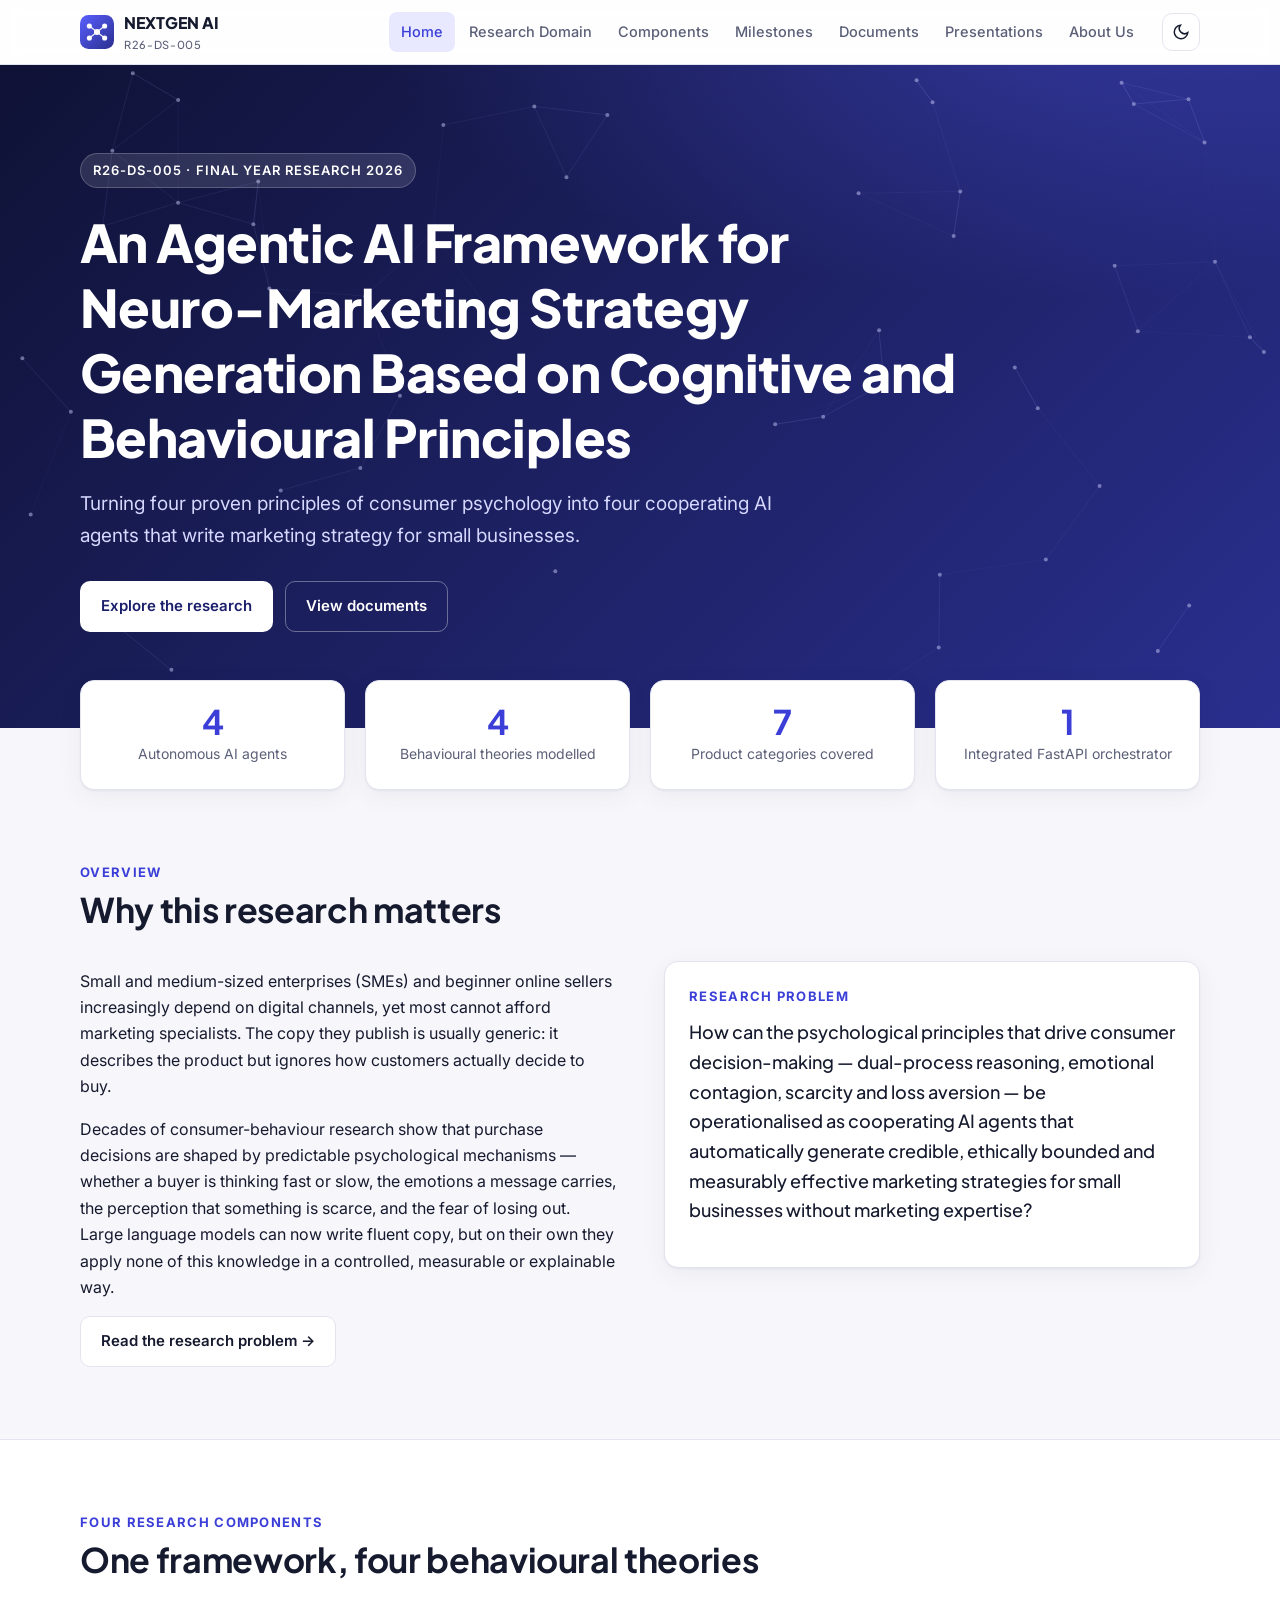
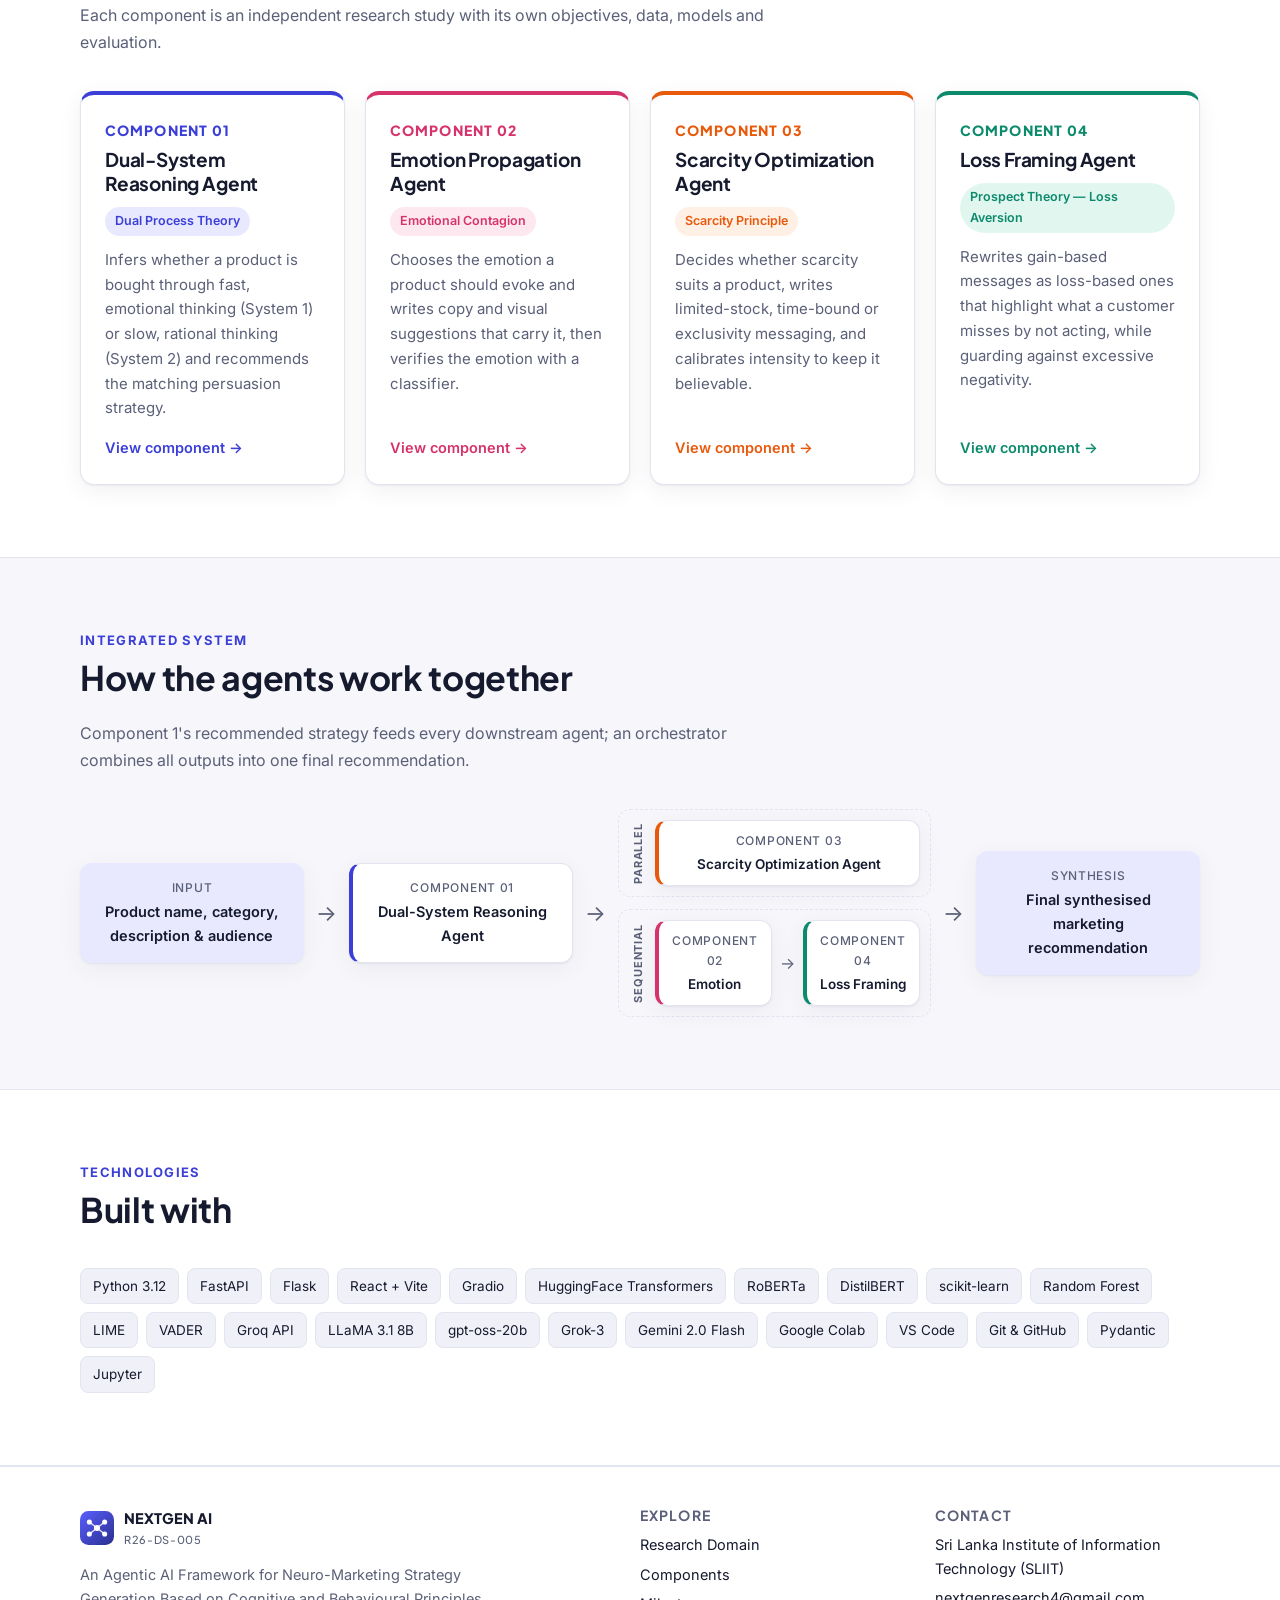
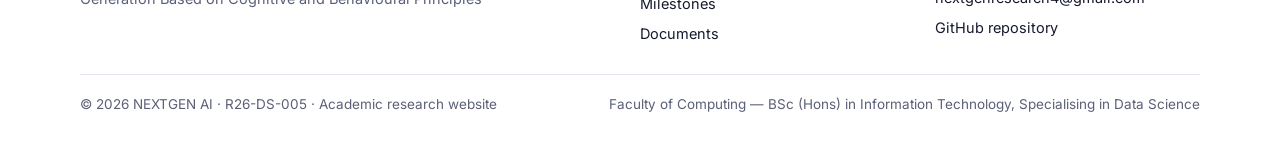
<file: index.html>
<!doctype html>
<html lang="en">
<head>
  <meta charset="utf-8">
  <meta name="viewport" content="width=device-width, initial-scale=1">
  <title>NEXTGEN AI — R26-DS-005</title>
  <meta name="description" content="Academic research website for R26-DS-005: An Agentic AI Framework for Neuro-Marketing Strategy Generation Based on Cognitive and Behavioural Principles (SLIIT).">
  <link rel="icon" href="assets/img/favicon.svg" type="image/svg+xml">
  <link rel="preconnect" href="https://fonts.googleapis.com">
  <link rel="preconnect" href="https://fonts.gstatic.com" crossorigin>
  <link href="https://fonts.googleapis.com/css2?family=Inter:wght@400;500;600;700&family=Plus+Jakarta+Sans:wght@500;700;800&display=swap" rel="stylesheet">
  <link rel="stylesheet" href="css/style.css">
  <script>try{var t=localStorage.getItem("theme");if(t)document.documentElement.setAttribute("data-theme",t);}catch(e){}</script>
</head>
<body data-page="home">
  <main id="main"><noscript><p style="padding:40px">Please enable JavaScript to view this website.</p></noscript></main>
  <script src="js/data.js"></script>
  <script src="js/main.js"></script>
</body>
</html>
</file>
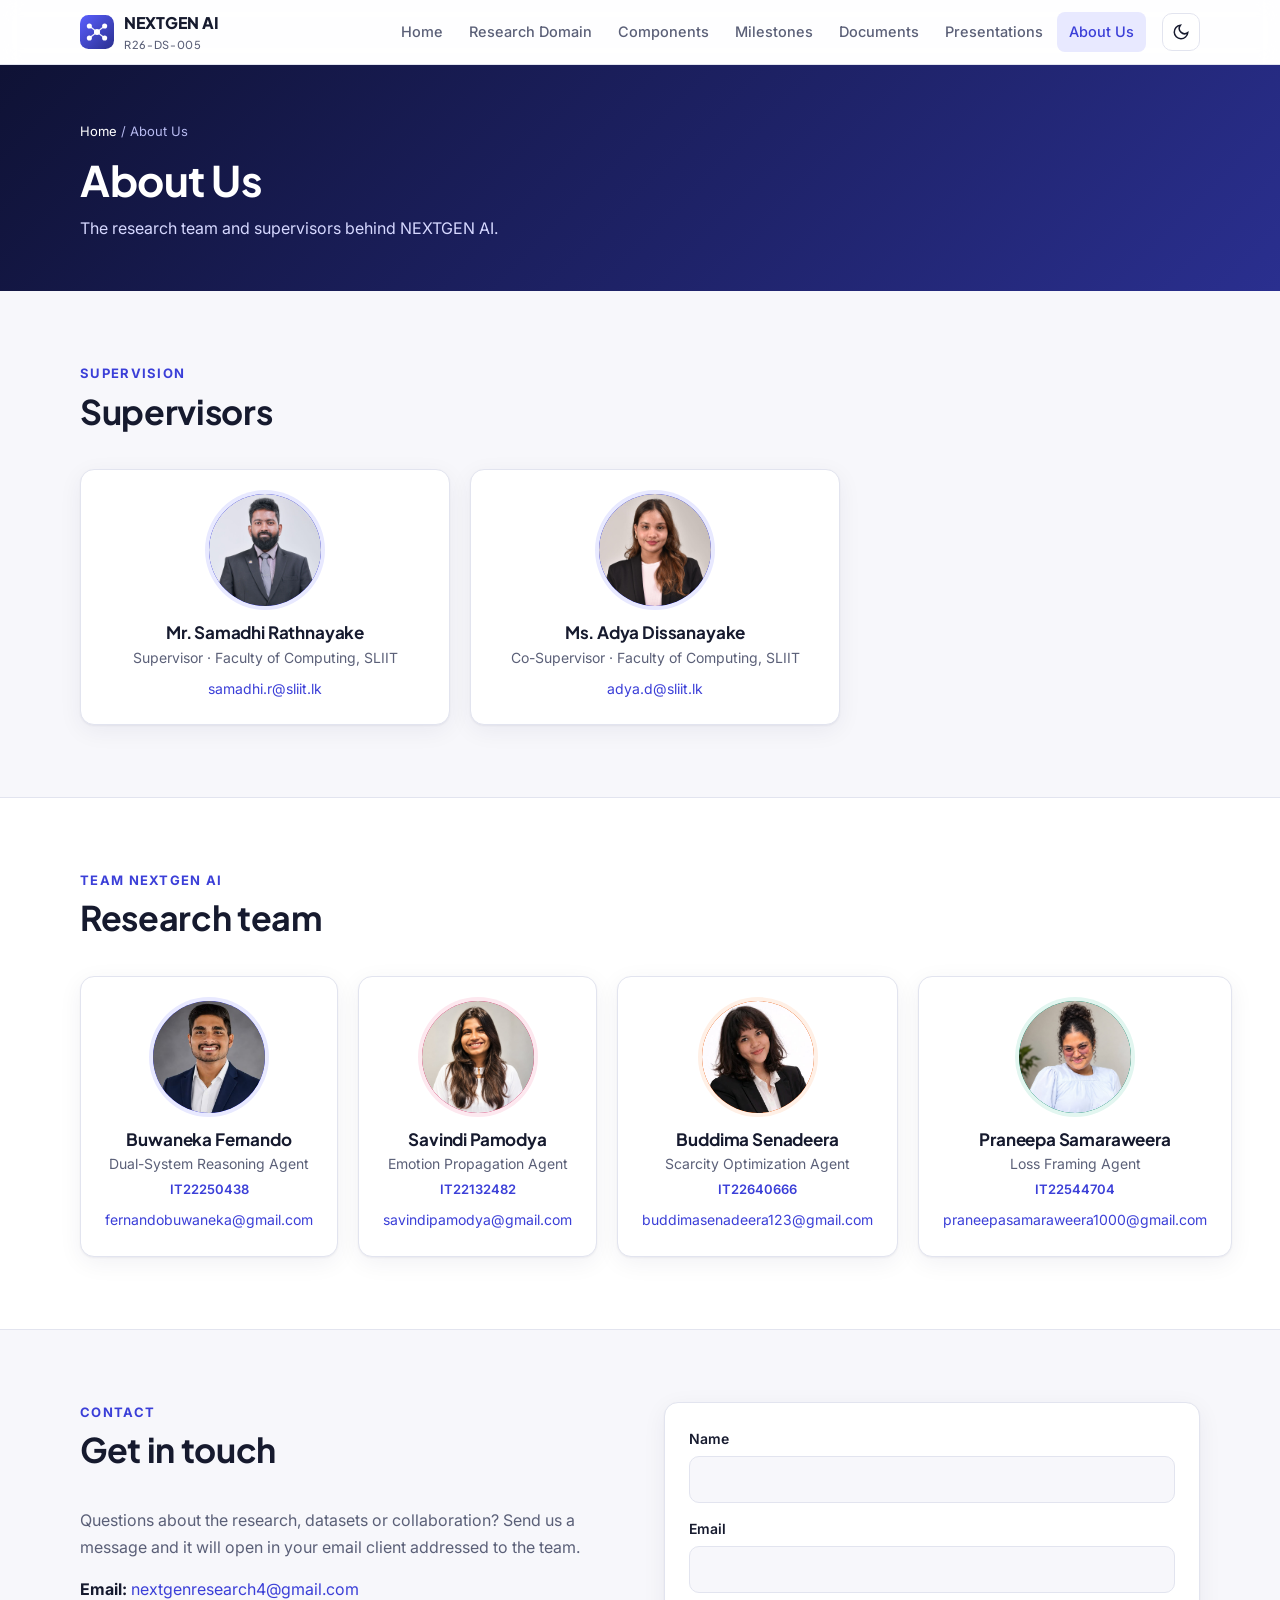
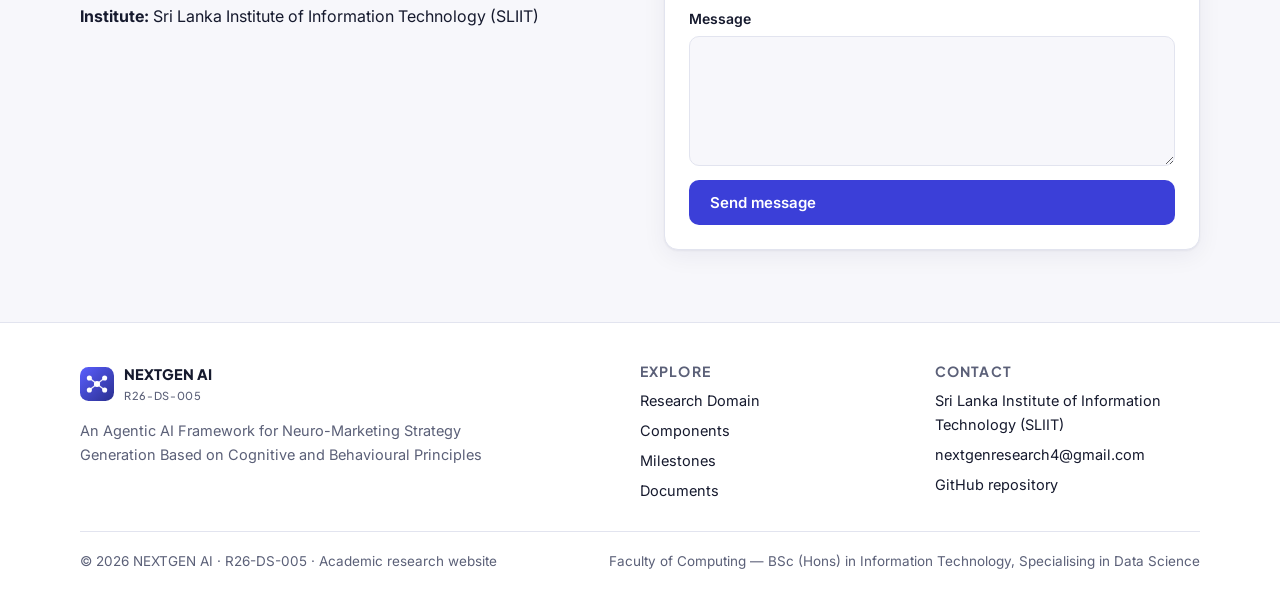
<file: about.html>
<!doctype html>
<html lang="en">
<head>
  <meta charset="utf-8">
  <meta name="viewport" content="width=device-width, initial-scale=1">
  <title>NEXTGEN AI — R26-DS-005</title>
  <meta name="description" content="Academic research website for R26-DS-005: An Agentic AI Framework for Neuro-Marketing Strategy Generation Based on Cognitive and Behavioural Principles (SLIIT).">
  <link rel="icon" href="assets/img/favicon.svg" type="image/svg+xml">
  <link rel="preconnect" href="https://fonts.googleapis.com">
  <link rel="preconnect" href="https://fonts.gstatic.com" crossorigin>
  <link href="https://fonts.googleapis.com/css2?family=Inter:wght@400;500;600;700&family=Plus+Jakarta+Sans:wght@500;700;800&display=swap" rel="stylesheet">
  <link rel="stylesheet" href="css/style.css">
  <script>try{var t=localStorage.getItem("theme");if(t)document.documentElement.setAttribute("data-theme",t);}catch(e){}</script>
</head>
<body data-page="about">
  <main id="main"><noscript><p style="padding:40px">Please enable JavaScript to view this website.</p></noscript></main>
  <script src="js/data.js"></script>
  <script src="js/main.js"></script>
</body>
</html>
</file>
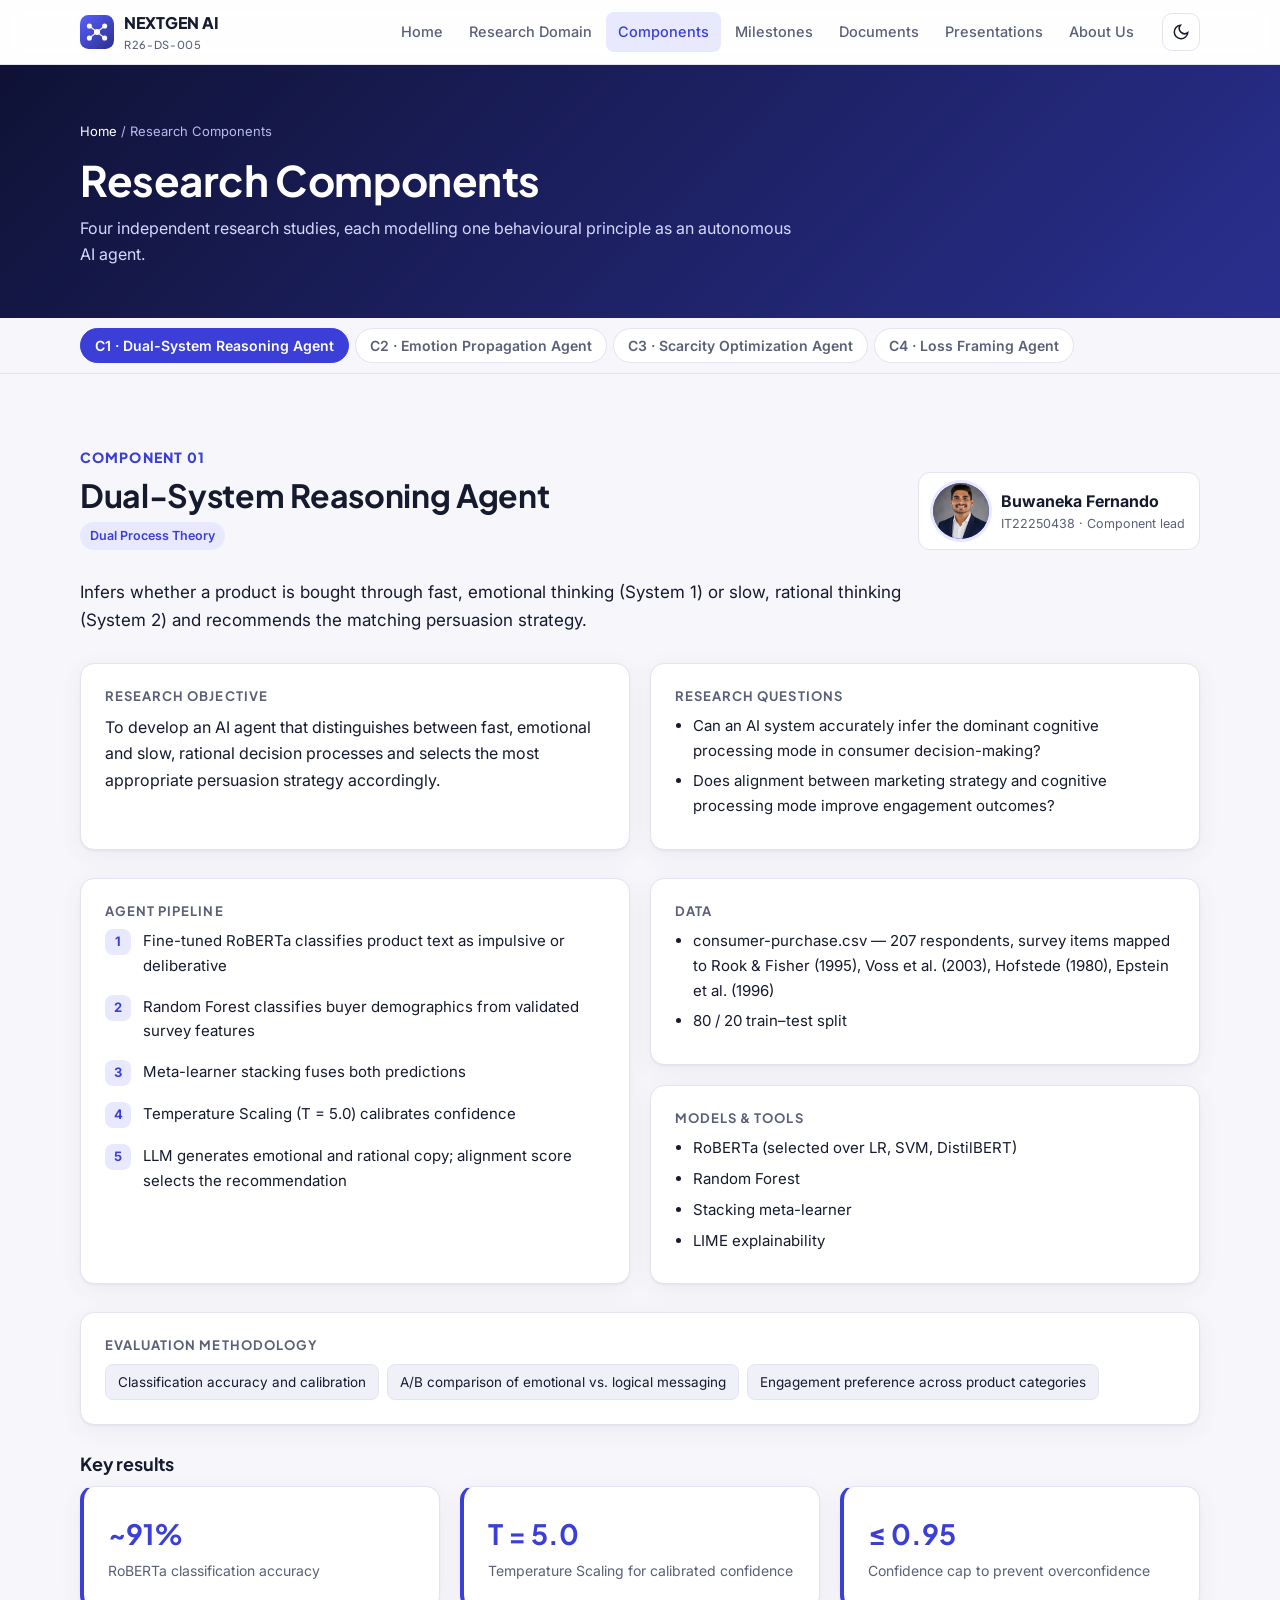
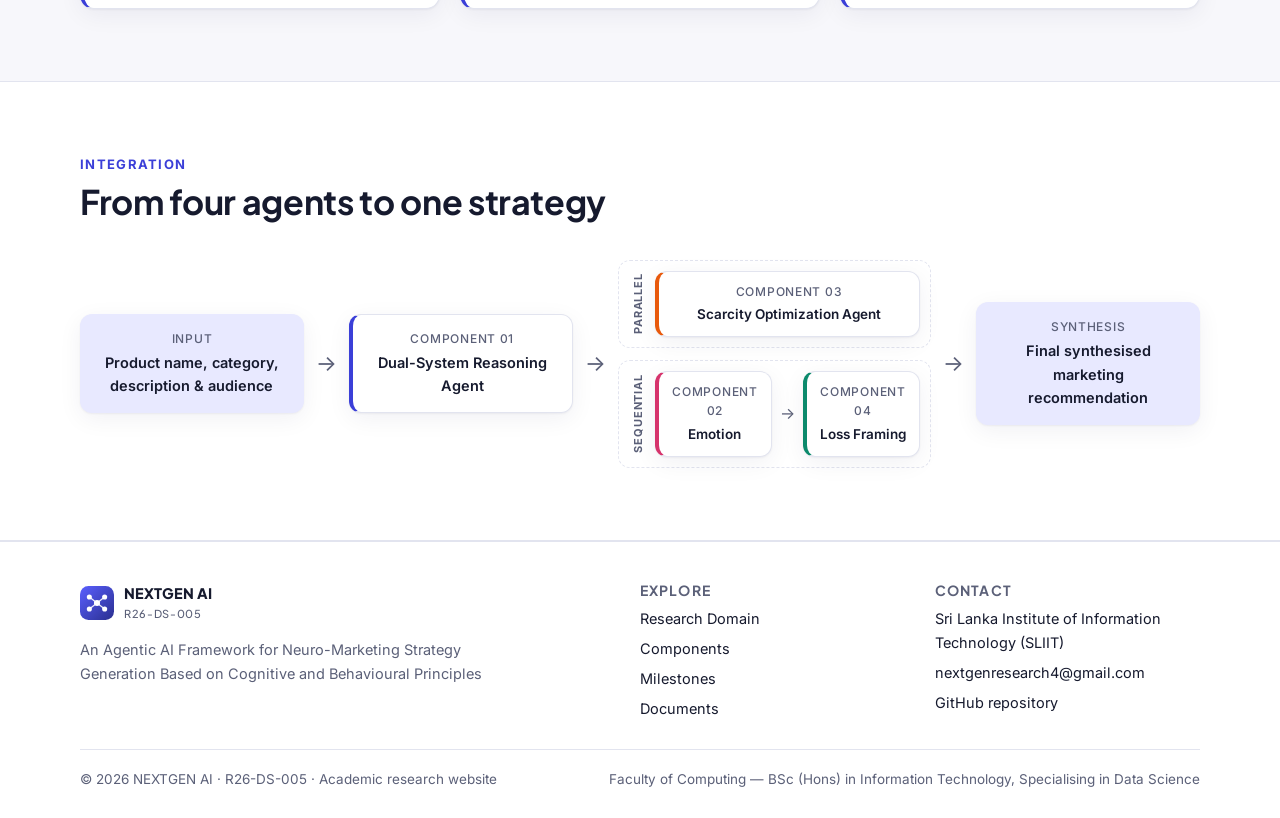
<file: components.html>
<!doctype html>
<html lang="en">
<head>
  <meta charset="utf-8">
  <meta name="viewport" content="width=device-width, initial-scale=1">
  <title>NEXTGEN AI — R26-DS-005</title>
  <meta name="description" content="Academic research website for R26-DS-005: An Agentic AI Framework for Neuro-Marketing Strategy Generation Based on Cognitive and Behavioural Principles (SLIIT).">
  <link rel="icon" href="assets/img/favicon.svg" type="image/svg+xml">
  <link rel="preconnect" href="https://fonts.googleapis.com">
  <link rel="preconnect" href="https://fonts.gstatic.com" crossorigin>
  <link href="https://fonts.googleapis.com/css2?family=Inter:wght@400;500;600;700&family=Plus+Jakarta+Sans:wght@500;700;800&display=swap" rel="stylesheet">
  <link rel="stylesheet" href="css/style.css">
  <script>try{var t=localStorage.getItem("theme");if(t)document.documentElement.setAttribute("data-theme",t);}catch(e){}</script>
</head>
<body data-page="components">
  <main id="main"><noscript><p style="padding:40px">Please enable JavaScript to view this website.</p></noscript></main>
  <script src="js/data.js"></script>
  <script src="js/main.js"></script>
</body>
</html>
</file>
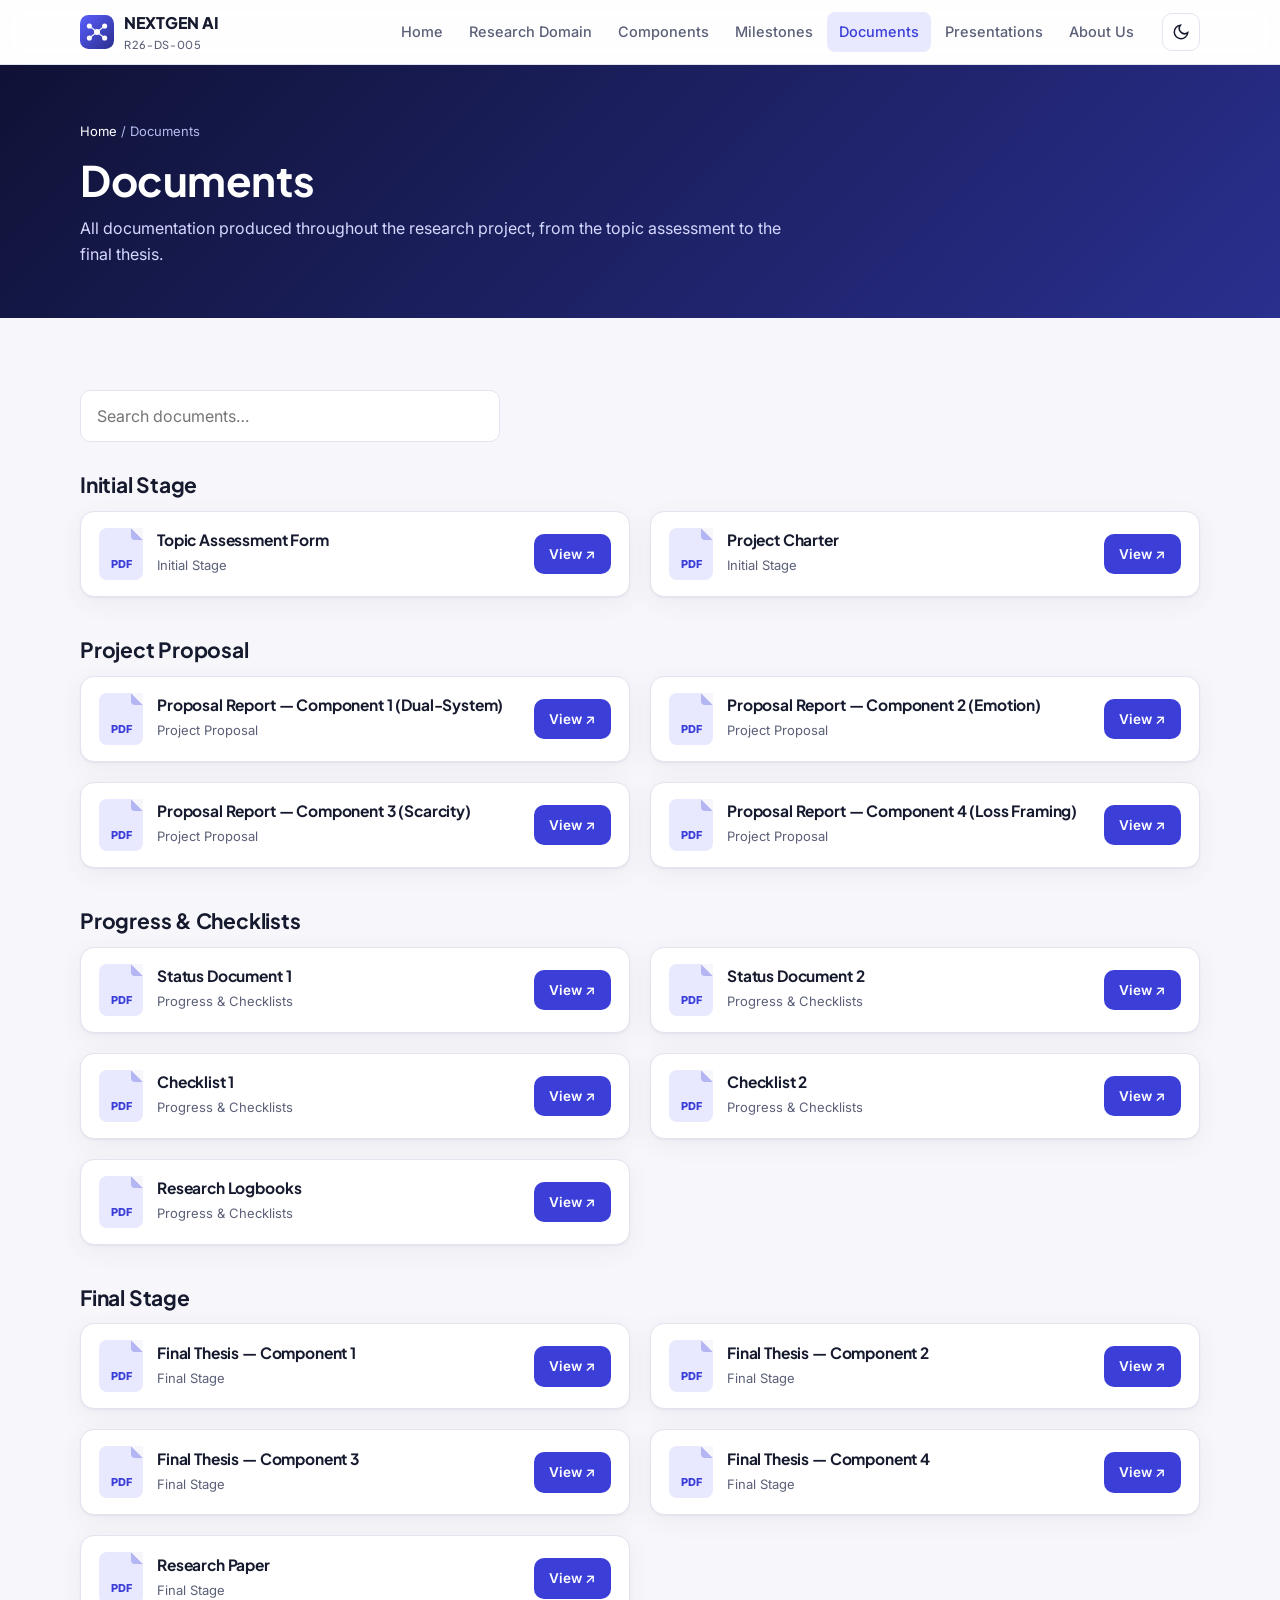
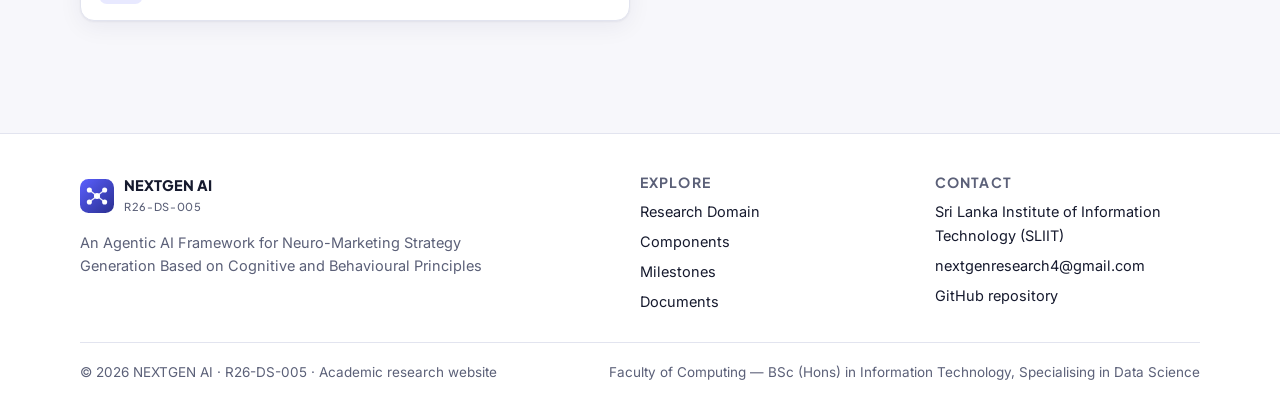
<file: documents.html>
<!doctype html>
<html lang="en">
<head>
  <meta charset="utf-8">
  <meta name="viewport" content="width=device-width, initial-scale=1">
  <title>NEXTGEN AI — R26-DS-005</title>
  <meta name="description" content="Academic research website for R26-DS-005: An Agentic AI Framework for Neuro-Marketing Strategy Generation Based on Cognitive and Behavioural Principles (SLIIT).">
  <link rel="icon" href="assets/img/favicon.svg" type="image/svg+xml">
  <link rel="preconnect" href="https://fonts.googleapis.com">
  <link rel="preconnect" href="https://fonts.gstatic.com" crossorigin>
  <link href="https://fonts.googleapis.com/css2?family=Inter:wght@400;500;600;700&family=Plus+Jakarta+Sans:wght@500;700;800&display=swap" rel="stylesheet">
  <link rel="stylesheet" href="css/style.css">
  <script>try{var t=localStorage.getItem("theme");if(t)document.documentElement.setAttribute("data-theme",t);}catch(e){}</script>
</head>
<body data-page="documents">
  <main id="main"><noscript><p style="padding:40px">Please enable JavaScript to view this website.</p></noscript></main>
  <script src="js/data.js"></script>
  <script src="js/main.js"></script>
</body>
</html>
</file>
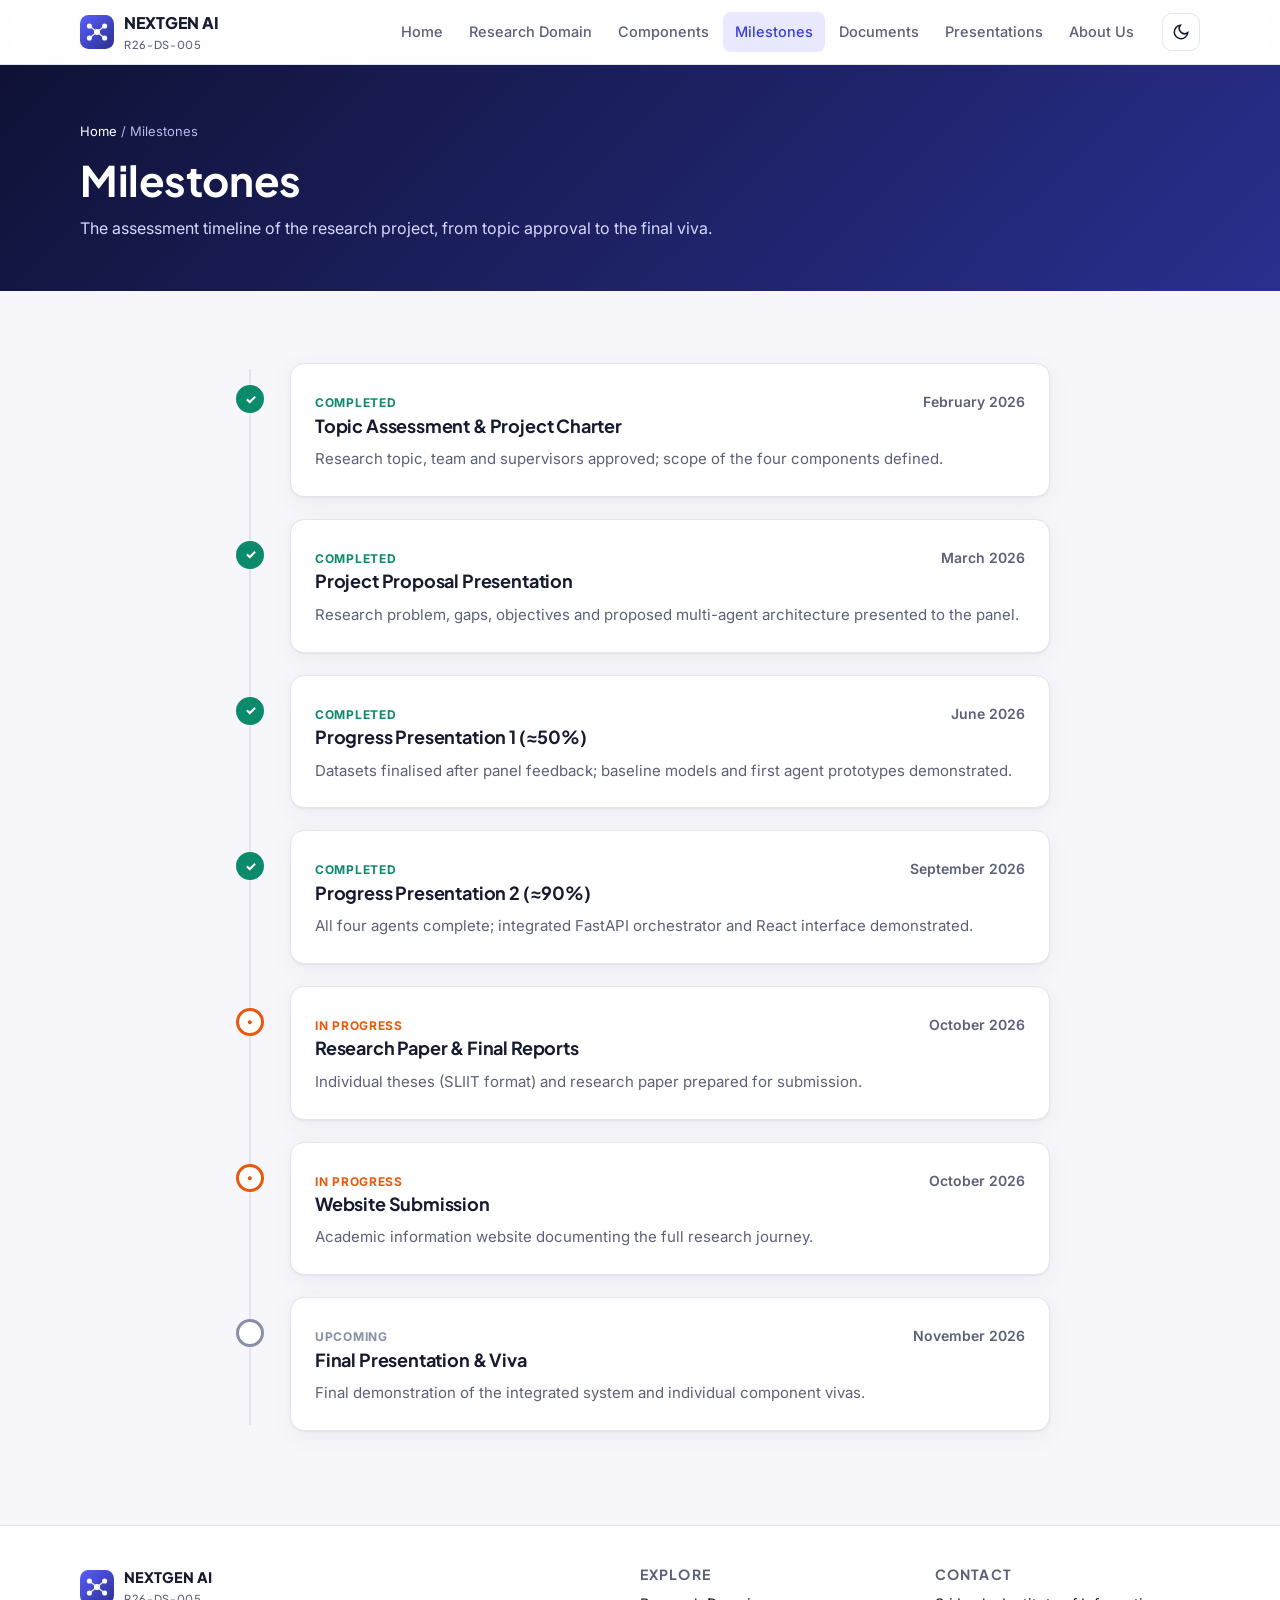
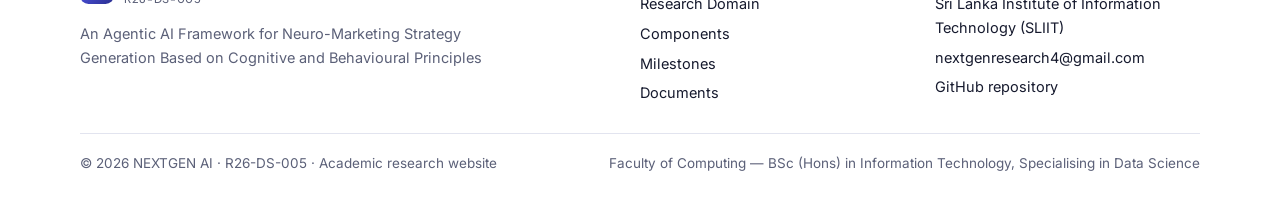
<file: milestones.html>
<!doctype html>
<html lang="en">
<head>
  <meta charset="utf-8">
  <meta name="viewport" content="width=device-width, initial-scale=1">
  <title>NEXTGEN AI — R26-DS-005</title>
  <meta name="description" content="Academic research website for R26-DS-005: An Agentic AI Framework for Neuro-Marketing Strategy Generation Based on Cognitive and Behavioural Principles (SLIIT).">
  <link rel="icon" href="assets/img/favicon.svg" type="image/svg+xml">
  <link rel="preconnect" href="https://fonts.googleapis.com">
  <link rel="preconnect" href="https://fonts.gstatic.com" crossorigin>
  <link href="https://fonts.googleapis.com/css2?family=Inter:wght@400;500;600;700&family=Plus+Jakarta+Sans:wght@500;700;800&display=swap" rel="stylesheet">
  <link rel="stylesheet" href="css/style.css">
  <script>try{var t=localStorage.getItem("theme");if(t)document.documentElement.setAttribute("data-theme",t);}catch(e){}</script>
</head>
<body data-page="milestones">
  <main id="main"><noscript><p style="padding:40px">Please enable JavaScript to view this website.</p></noscript></main>
  <script src="js/data.js"></script>
  <script src="js/main.js"></script>
</body>
</html>
</file>
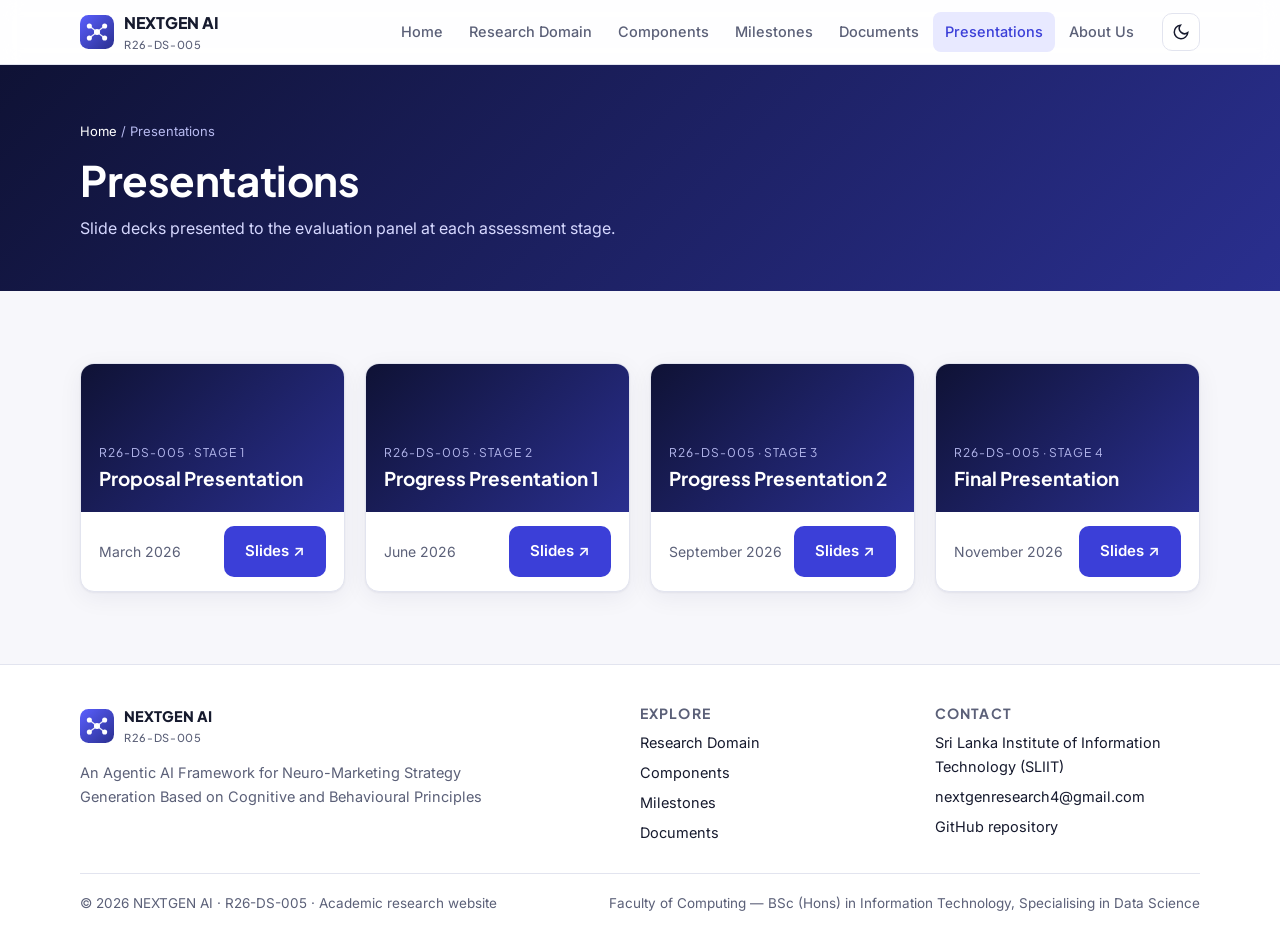
<file: presentations.html>
<!doctype html>
<html lang="en">
<head>
  <meta charset="utf-8">
  <meta name="viewport" content="width=device-width, initial-scale=1">
  <title>NEXTGEN AI — R26-DS-005</title>
  <meta name="description" content="Academic research website for R26-DS-005: An Agentic AI Framework for Neuro-Marketing Strategy Generation Based on Cognitive and Behavioural Principles (SLIIT).">
  <link rel="icon" href="assets/img/favicon.svg" type="image/svg+xml">
  <link rel="preconnect" href="https://fonts.googleapis.com">
  <link rel="preconnect" href="https://fonts.gstatic.com" crossorigin>
  <link href="https://fonts.googleapis.com/css2?family=Inter:wght@400;500;600;700&family=Plus+Jakarta+Sans:wght@500;700;800&display=swap" rel="stylesheet">
  <link rel="stylesheet" href="css/style.css">
  <script>try{var t=localStorage.getItem("theme");if(t)document.documentElement.setAttribute("data-theme",t);}catch(e){}</script>
</head>
<body data-page="presentations">
  <main id="main"><noscript><p style="padding:40px">Please enable JavaScript to view this website.</p></noscript></main>
  <script src="js/data.js"></script>
  <script src="js/main.js"></script>
</body>
</html>
</file>
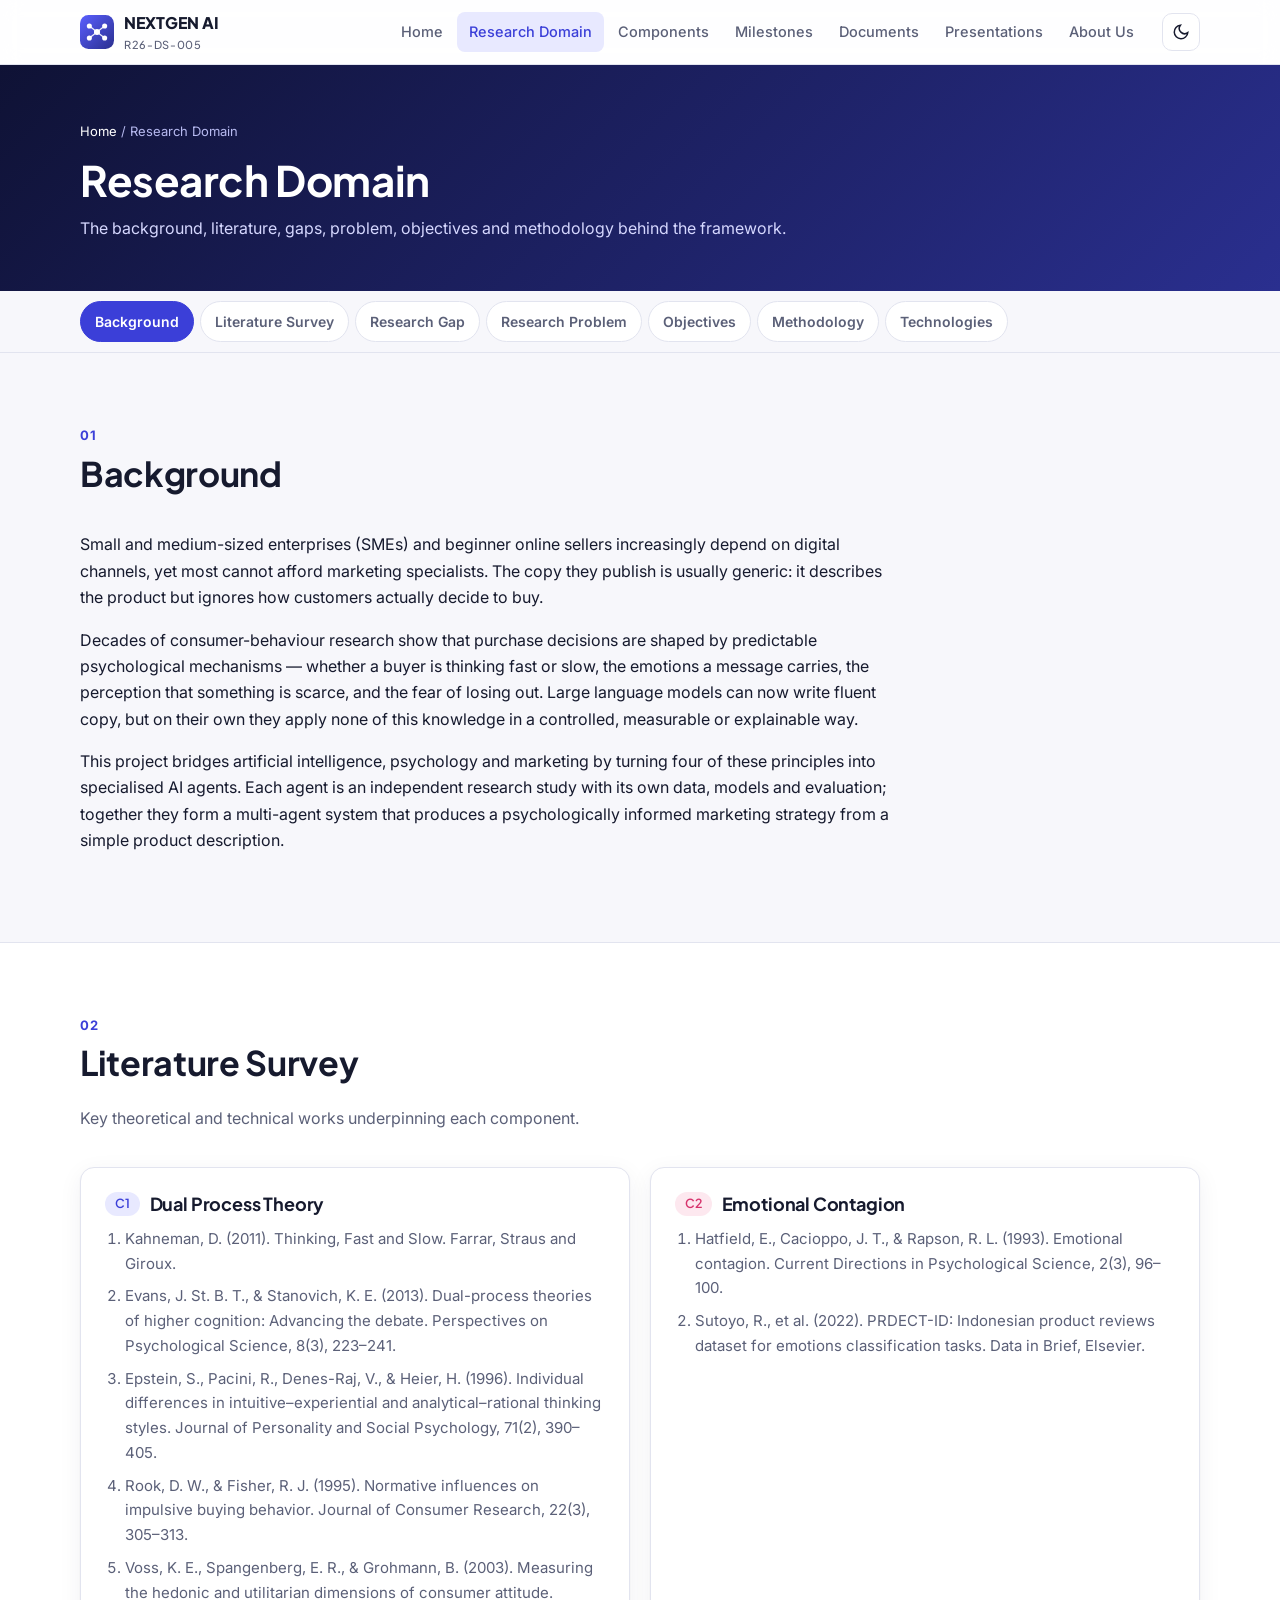
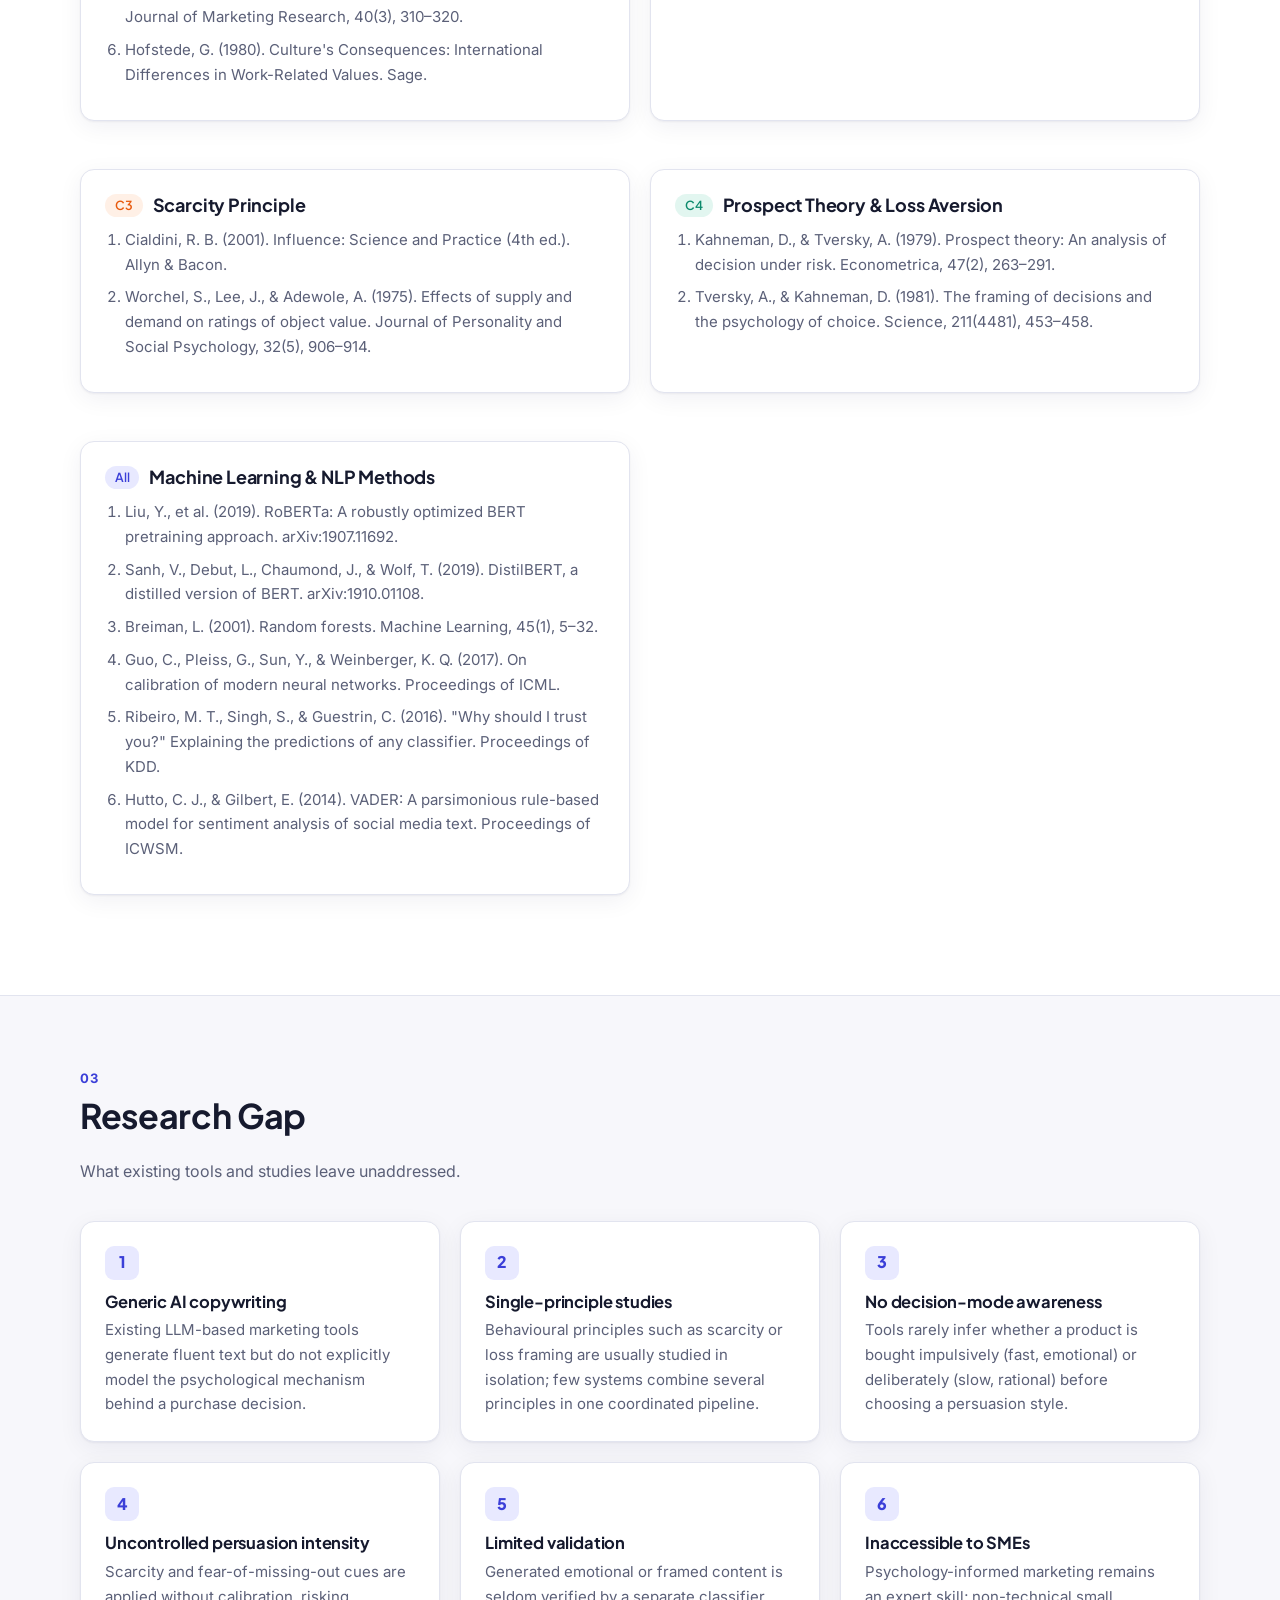
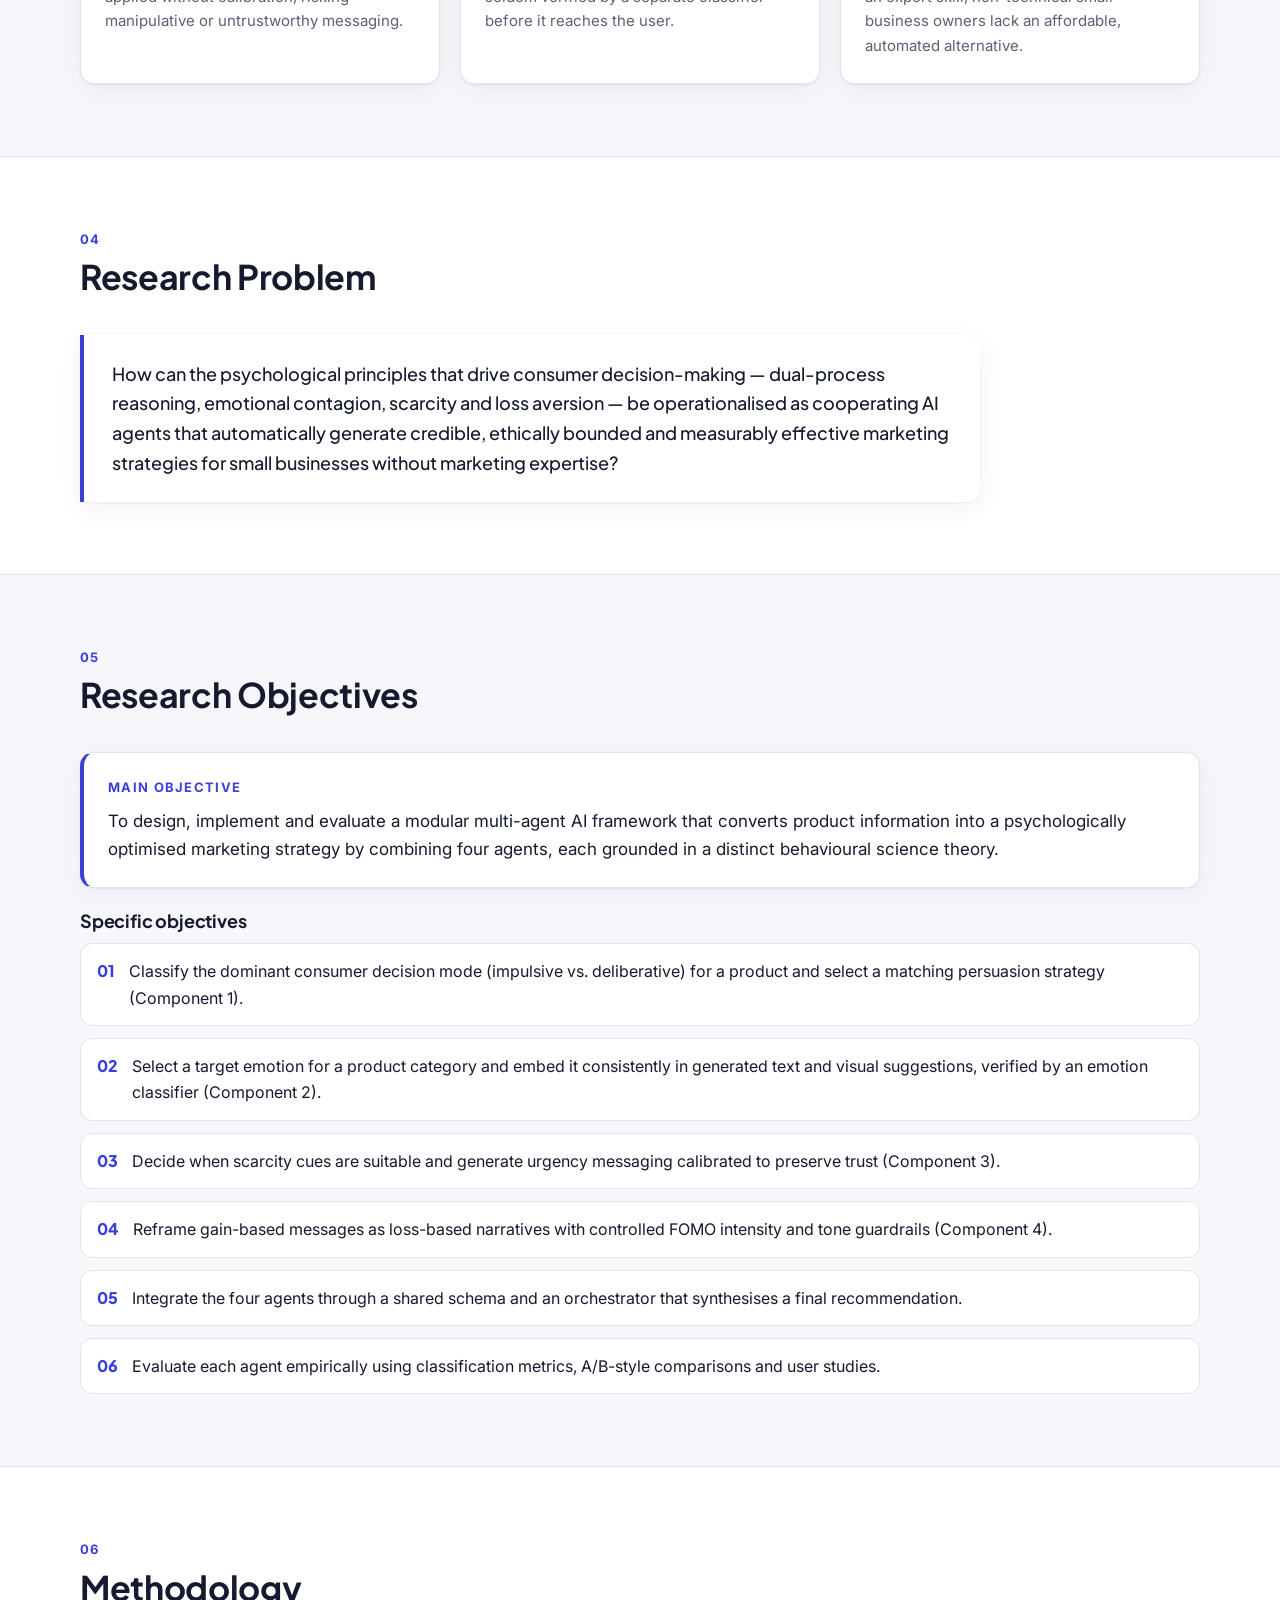
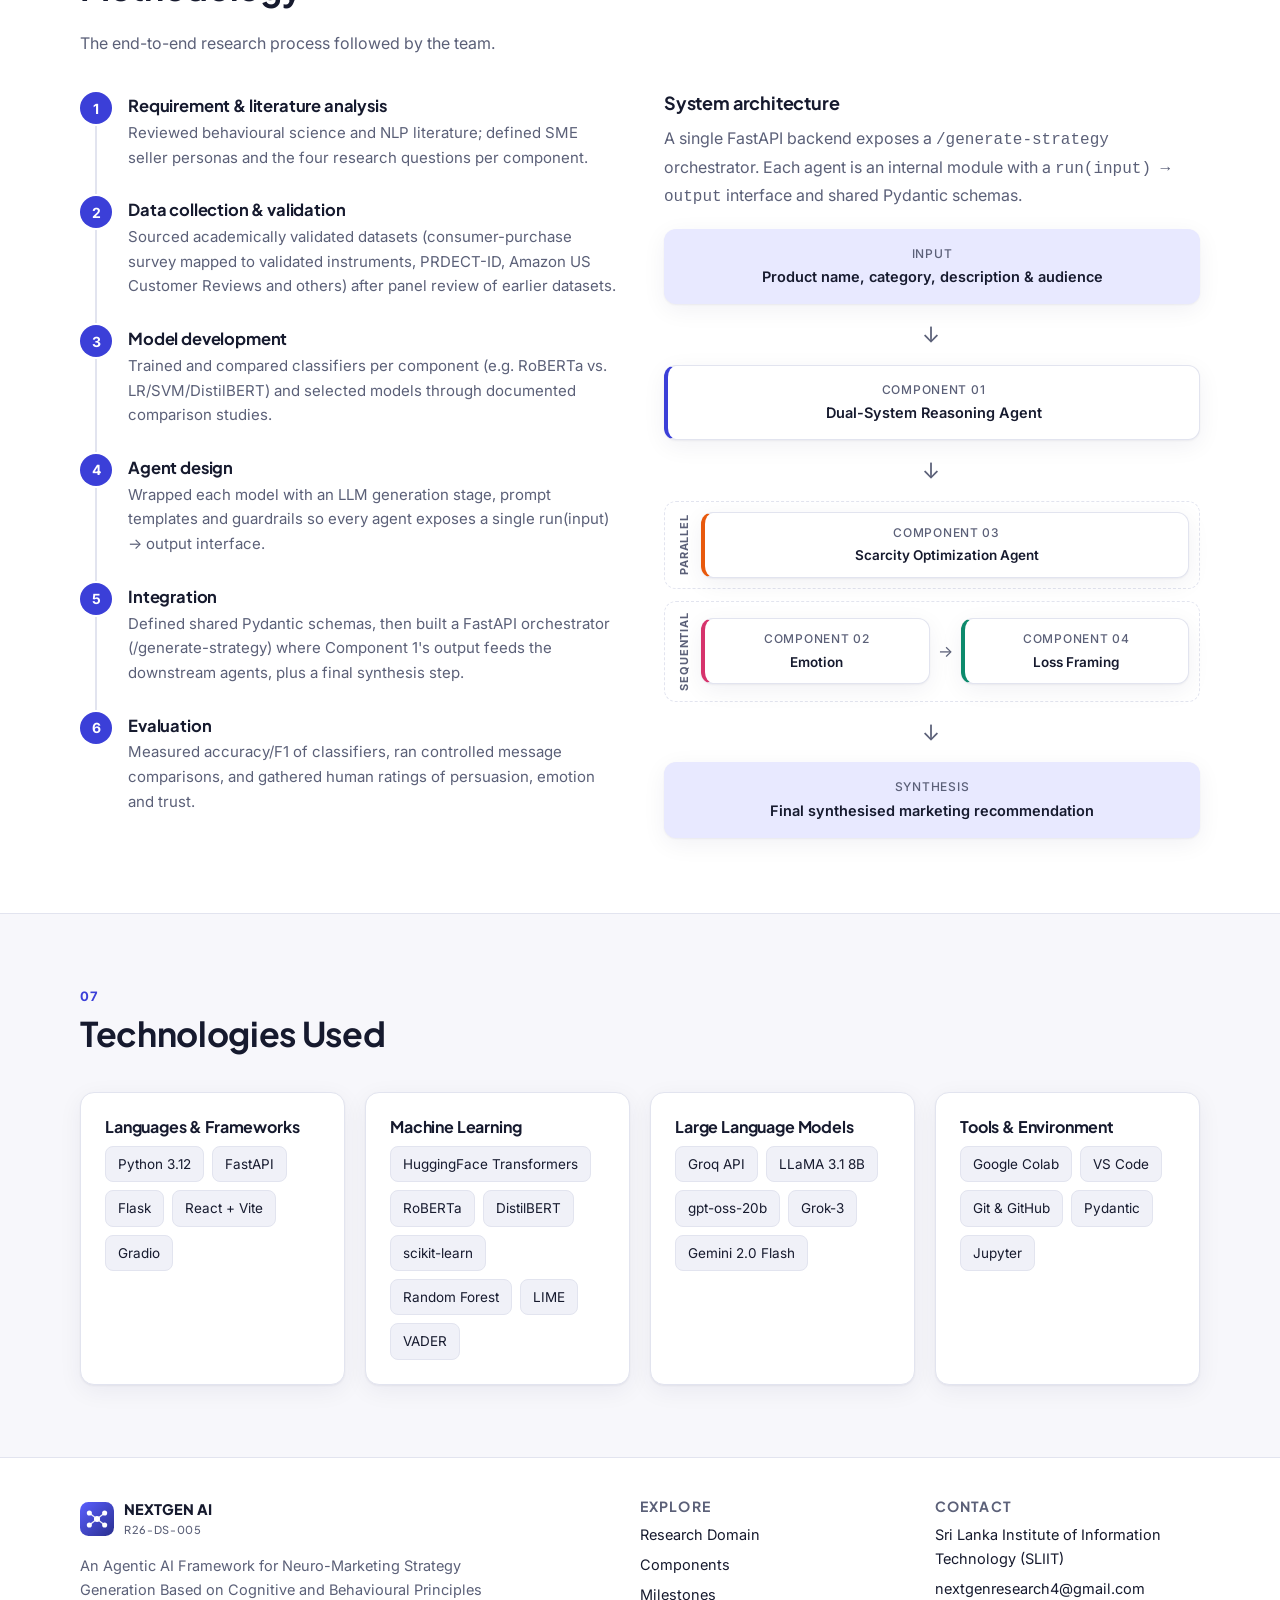
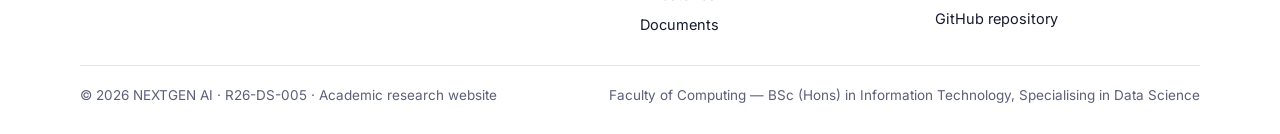
<file: research.html>
<!doctype html>
<html lang="en">
<head>
  <meta charset="utf-8">
  <meta name="viewport" content="width=device-width, initial-scale=1">
  <title>NEXTGEN AI — R26-DS-005</title>
  <meta name="description" content="Academic research website for R26-DS-005: An Agentic AI Framework for Neuro-Marketing Strategy Generation Based on Cognitive and Behavioural Principles (SLIIT).">
  <link rel="icon" href="assets/img/favicon.svg" type="image/svg+xml">
  <link rel="preconnect" href="https://fonts.googleapis.com">
  <link rel="preconnect" href="https://fonts.gstatic.com" crossorigin>
  <link href="https://fonts.googleapis.com/css2?family=Inter:wght@400;500;600;700&family=Plus+Jakarta+Sans:wght@500;700;800&display=swap" rel="stylesheet">
  <link rel="stylesheet" href="css/style.css">
  <script>try{var t=localStorage.getItem("theme");if(t)document.documentElement.setAttribute("data-theme",t);}catch(e){}</script>
</head>
<body data-page="research">
  <main id="main"><noscript><p style="padding:40px">Please enable JavaScript to view this website.</p></noscript></main>
  <script src="js/data.js"></script>
  <script src="js/main.js"></script>
</body>
</html>
</file>
<file: css/style.css>
/* ==========================================================
   NEXTGEN AI — R26-DS-005 | Academic Research Website
   ========================================================== */
:root {
  --bg: #f7f7fb;
  --surface: #ffffff;
  --surface-2: #f0f1f8;
  --text: #161a2e;
  --muted: #5b6078;
  --border: #e2e4ef;
  --primary: #3b3fd8;
  --primary-soft: #e8e9ff;
  --hero-1: #0f1235;
  --hero-2: #2a2f8f;
  --c1: #3b3fd8; --c1-soft: #e8e9ff;
  --c2: #d6336c; --c2-soft: #fde8ef;
  --c3: #e8590c; --c3-soft: #fff0e6;
  --c4: #0c8a6c; --c4-soft: #e2f6f0;
  --done: #0c8a6c; --current: #e8590c; --upcoming: #8a8fa8;
  --radius: 14px;
  --shadow: 0 1px 2px rgba(16,20,60,.05), 0 6px 24px rgba(16,20,60,.06);
  --font-head: "Plus Jakarta Sans", system-ui, -apple-system, "Segoe UI", sans-serif;
  --font-body: "Inter", system-ui, -apple-system, "Segoe UI", sans-serif;
  --maxw: 1160px;
}
:root[data-theme="dark"] {
  --bg: #0c0e1c; --surface: #141729; --surface-2: #1b1f36; --text: #e8eaf6;
  --muted: #a0a5c2; --border: #262b48; --primary: #8b8fff; --primary-soft: #23264d;
  --c1: #8b8fff; --c1-soft: #23264d; --c2: #ff7aa8; --c2-soft: #3a1a29;
  --c3: #ff9a52; --c3-soft: #3a2414; --c4: #3fd1a8; --c4-soft: #0f3229;
  --done: #3fd1a8; --current: #ff9a52; --upcoming: #7a7f9c;
  --shadow: 0 1px 2px rgba(0,0,0,.3), 0 6px 24px rgba(0,0,0,.25);
}

* { box-sizing: border-box; }
html { scroll-behavior: smooth; }
body {
  margin: 0; background: var(--bg); color: var(--text);
  font-family: var(--font-body); font-size: 16px; line-height: 1.65;
  -webkit-font-smoothing: antialiased; transition: background .2s, color .2s;
}
h1, h2, h3, h4 { font-family: var(--font-head); line-height: 1.25; margin: 0 0 .6em; letter-spacing: -.01em; }
p { margin: 0 0 1em; }
a { color: var(--primary); text-decoration: none; }
a:hover { text-decoration: underline; }
img { max-width: 100%; }
.container { max-width: var(--maxw); margin: 0 auto; padding: 0 20px; }
.muted { color: var(--muted); }
.skip { position: absolute; left: -999px; }
.skip:focus { left: 12px; top: 12px; background: var(--surface); padding: 8px 12px; z-index: 100; }

/* ---------- Header ---------- */
.site-header {
  position: sticky; top: 0; z-index: 50;
  background: color-mix(in srgb, var(--surface) 88%, transparent);
  backdrop-filter: saturate(160%) blur(10px);
  border-bottom: 1px solid var(--border);
}
.nav { display: flex; align-items: center; gap: 16px; height: 64px; }
.brand { display: flex; align-items: center; gap: 10px; color: var(--text); font-family: var(--font-head); font-weight: 800; }
.brand:hover { text-decoration: none; }
.brand-mark { width: 34px; height: 34px; flex: none; }
.brand small { display: block; font-weight: 500; font-size: 11px; color: var(--muted); letter-spacing: .06em; }
.nav-links { display: flex; gap: 2px; margin-left: auto; list-style: none; padding: 0; margin-top: 0; margin-bottom: 0; }
.nav-links a {
  display: block; padding: 8px 12px; border-radius: 8px; color: var(--muted);
  font-size: 14.5px; font-weight: 500;
}
.nav-links a:hover { background: var(--surface-2); color: var(--text); text-decoration: none; }
.nav-links a.active { color: var(--primary); background: var(--primary-soft); }
.icon-btn {
  width: 38px; height: 38px; border-radius: 10px; border: 1px solid var(--border);
  background: var(--surface); color: var(--text); cursor: pointer; display: grid; place-items: center; flex: none;
}
.icon-btn:hover { background: var(--surface-2); }
.menu-btn { display: none; }

/* ---------- Hero ---------- */
.hero {
  position: relative; overflow: hidden; color: #fff;
  background: radial-gradient(1200px 500px at 85% -10%, #5a5fff55, transparent 60%),
              linear-gradient(135deg, var(--hero-1), var(--hero-2));
  padding: 88px 0 96px;
}
.hero canvas { position: absolute; inset: 0; width: 100%; height: 100%; opacity: .55; }
.hero .container { position: relative; }
.eyebrow {
  display: inline-flex; gap: 8px; align-items: center; font-size: 13px; font-weight: 600;
  letter-spacing: .08em; text-transform: uppercase; padding: 6px 12px; border-radius: 999px;
  background: rgba(255,255,255,.12); border: 1px solid rgba(255,255,255,.2);
}
.hero h1 { font-size: clamp(30px, 4.6vw, 52px); max-width: 900px; margin: 22px 0 18px; font-weight: 800; }
.hero p.lead { font-size: clamp(16px, 1.8vw, 19px); max-width: 720px; color: #d6d8ff; }
.hero-actions { display: flex; flex-wrap: wrap; gap: 12px; margin-top: 30px; }
.btn {
  display: inline-flex; align-items: center; gap: 8px; padding: 12px 20px; border-radius: 10px;
  font-weight: 600; font-size: 15px; border: 1px solid transparent; cursor: pointer; font-family: inherit;
}
.btn:hover { text-decoration: none; transform: translateY(-1px); }
.btn-light { background: #fff; color: #1b1f6b; }
.btn-ghost { color: #fff; border-color: rgba(255,255,255,.35); }
.btn-primary { background: var(--primary); color: #fff; }
.btn-outline { border-color: var(--border); color: var(--text); background: var(--surface); }
.btn[disabled], .btn.disabled { opacity: .5; pointer-events: none; }

.page-hero {
  background: linear-gradient(135deg, var(--hero-1), var(--hero-2)); color: #fff; padding: 56px 0 50px;
}
.page-hero h1 { font-size: clamp(28px, 4vw, 42px); margin-bottom: 8px; }
.page-hero p { color: #d6d8ff; max-width: 720px; margin: 0; }
.crumbs { font-size: 13px; color: #b7baf0; margin-bottom: 12px; }
.crumbs a { color: #fff; }

/* ---------- Sections ---------- */
section.block { padding: 72px 0; }
section.block.alt { background: var(--surface); border-top: 1px solid var(--border); border-bottom: 1px solid var(--border); }
.section-head { max-width: 720px; margin-bottom: 36px; }
.section-head .kicker { color: var(--primary); font-weight: 700; font-size: 13px; letter-spacing: .1em; text-transform: uppercase; }
.section-head h2 { font-size: clamp(24px, 3vw, 34px); margin-top: 6px; }

.grid { display: grid; gap: 20px; }
.g2 { grid-template-columns: repeat(2, 1fr); }
.g3 { grid-template-columns: repeat(3, 1fr); }
.g4 { grid-template-columns: repeat(4, 1fr); }

.card {
  background: var(--surface); border: 1px solid var(--border); border-radius: var(--radius);
  padding: 24px; box-shadow: var(--shadow);
}
.card h3 { font-size: 19px; }

/* stats */
.stats { margin-top: -48px; position: relative; z-index: 2; }
.stat { text-align: center; padding: 22px; }
.stat b { display: block; font-family: var(--font-head); font-size: 34px; color: var(--primary); line-height: 1.1; }
.stat span { font-size: 14px; color: var(--muted); }

/* component cards */
.comp-card { display: flex; flex-direction: column; border-top: 4px solid var(--accent); transition: transform .15s; }
.comp-card:hover { transform: translateY(-3px); }
.comp-num { font-family: var(--font-head); font-weight: 800; font-size: 14px; color: var(--accent); letter-spacing: .08em; }
.pill {
  display: inline-block; font-size: 12.5px; font-weight: 600; padding: 4px 10px; border-radius: 999px;
  background: var(--accent-soft, var(--primary-soft)); color: var(--accent, var(--primary));
}
.comp-card .pill { align-self: flex-start; margin-bottom: 12px; }
.comp-card p { color: var(--muted); font-size: 15px; flex: 1; }
.comp-card .more { font-weight: 600; font-size: 14.5px; color: var(--accent); }
.acc-c1 { --accent: var(--c1); --accent-soft: var(--c1-soft); }
.acc-c2 { --accent: var(--c2); --accent-soft: var(--c2-soft); }
.acc-c3 { --accent: var(--c3); --accent-soft: var(--c3-soft); }
.acc-c4 { --accent: var(--c4); --accent-soft: var(--c4-soft); }

/* pipeline diagram */
.pipeline { display: grid; grid-template-columns: 1fr auto 1fr auto 1.4fr auto 1fr; align-items: center; gap: 12px; }
.pnode {
  background: var(--surface); border: 1px solid var(--border); border-radius: 12px; padding: 14px 16px;
  font-size: 14.5px; font-weight: 600; text-align: center; box-shadow: var(--shadow);
}
.pnode small { display: block; font-weight: 500; color: var(--muted); font-size: 12px; margin-bottom: 2px; text-transform: uppercase; letter-spacing: .06em; }
.pnode.agent { border-left: 4px solid var(--accent); }
.pnode.io { background: var(--primary-soft); border-color: transparent; }
.parrow { color: var(--muted); font-size: 22px; text-align: center; }
.pipeline.vertical { grid-template-columns: 1fr; }
.pipeline.vertical > .parrow { transform: rotate(90deg); }
.pbranches { display: grid; gap: 12px; }
.pbranch { display: flex; align-items: center; gap: 8px; padding: 10px; border: 1px dashed var(--border); border-radius: 12px; }
.pbranch .pnode { flex: 1; font-size: 13.5px; padding: 10px 12px; }
.pbranch .tag { font-size: 11px; font-weight: 700; color: var(--muted); writing-mode: vertical-rl; transform: rotate(180deg); letter-spacing: .08em; }

/* chips */
.chips { display: flex; flex-wrap: wrap; gap: 8px; }
.chip { font-size: 13.5px; padding: 6px 12px; border-radius: 8px; background: var(--surface-2); border: 1px solid var(--border); }

/* sub-nav / tabs */
.subnav { position: sticky; top: 64px; z-index: 40; background: var(--bg); border-bottom: 1px solid var(--border); }
.subnav .container { display: flex; gap: 6px; overflow-x: auto; padding-top: 10px; padding-bottom: 10px; scrollbar-width: none; }
.subnav a, .tab {
  white-space: nowrap; padding: 8px 14px; border-radius: 999px; font-size: 14px; font-weight: 600;
  color: var(--muted); border: 1px solid var(--border); background: var(--surface); cursor: pointer; font-family: inherit;
}
.subnav a:hover { text-decoration: none; color: var(--text); }
.subnav a.active, .tab.active { background: var(--primary); border-color: var(--primary); color: #fff; }
.tab.active.acc-c1, .tab.active.acc-c2, .tab.active.acc-c3, .tab.active.acc-c4 { background: var(--accent); border-color: var(--accent); }

/* research page */
.prose p { color: var(--text); }
.ref-group { margin-bottom: 28px; }
.ref-group h3 { display: flex; align-items: center; gap: 10px; font-size: 18px; }
.ref-list { margin: 0; padding-left: 20px; }
.ref-list li { margin-bottom: 8px; color: var(--muted); font-size: 15px; }
.gap-card h4 { font-size: 16.5px; margin-bottom: 6px; }
.gap-card p { color: var(--muted); font-size: 15px; margin: 0; }
.gap-card .ico { width: 34px; height: 34px; border-radius: 9px; display: grid; place-items: center; background: var(--primary-soft); color: var(--primary); margin-bottom: 12px; font-weight: 800; font-family: var(--font-head); }
.quote {
  border-left: 4px solid var(--primary); background: var(--surface); padding: 24px 28px; border-radius: 0 var(--radius) var(--radius) 0;
  font-size: 18px; font-family: var(--font-head); font-weight: 500; box-shadow: var(--shadow);
}
.obj-list { counter-reset: o; list-style: none; padding: 0; margin: 0; display: grid; gap: 12px; }
.obj-list li { counter-increment: o; display: flex; gap: 14px; background: var(--surface); border: 1px solid var(--border); border-radius: 12px; padding: 14px 16px; }
.obj-list li::before { content: counter(o, decimal-leading-zero); font-family: var(--font-head); font-weight: 800; color: var(--primary); }
.steps { list-style: none; padding: 0; margin: 0; display: grid; gap: 0; }
.steps li { position: relative; padding: 0 0 26px 48px; }
.steps li::before {
  content: attr(data-n); position: absolute; left: 0; top: 0; width: 32px; height: 32px; border-radius: 50%;
  background: var(--primary); color: #fff; display: grid; place-items: center; font-weight: 700; font-size: 14px;
}
.steps li::after { content: ""; position: absolute; left: 15px; top: 34px; bottom: 2px; width: 2px; background: var(--border); }
.steps li:last-child::after { display: none; }
.steps h4 { margin: 4px 0 4px; font-size: 16.5px; }
.steps p { color: var(--muted); margin: 0; font-size: 15px; }

/* component detail */
.comp-head { display: flex; flex-wrap: wrap; gap: 20px; align-items: flex-end; justify-content: space-between; margin-bottom: 28px; }
.comp-head h2 { font-size: clamp(24px, 3vw, 32px); margin: 6px 0; }
.owner { display: flex; align-items: center; gap: 12px; background: var(--surface); border: 1px solid var(--border); padding: 10px 14px; border-radius: 12px; }
.avatar { width: 40px; height: 40px; border-radius: 50%; display: grid; place-items: center; font-weight: 700; color: #fff; background: var(--accent, var(--primary)); font-family: var(--font-head); flex: none; }
.avatar { position: relative; overflow: hidden; }
.avatar img { position: absolute; inset: 0; width: 100%; height: 100%; object-fit: cover; border-radius: 50%; background: var(--surface); }
.owner .avatar { width: 56px; height: 56px; font-size: 18px; box-shadow: 0 0 0 3px var(--accent-soft, var(--primary-soft)); }
.owner small { display: block; color: var(--muted); font-size: 12.5px; }
.kv h4 { font-size: 13px; text-transform: uppercase; letter-spacing: .08em; color: var(--muted); margin-bottom: 10px; }
.kv ul { margin: 0; padding-left: 18px; }
.kv li { margin-bottom: 6px; font-size: 15px; }
.flow { list-style: none; margin: 0; padding: 0; display: grid; gap: 10px; }
.flow li { display: flex; gap: 12px; align-items: flex-start; font-size: 15px; }
.flow li span { flex: none; width: 26px; height: 26px; border-radius: 8px; background: var(--accent-soft); color: var(--accent); display: grid; place-items: center; font-weight: 700; font-size: 13px; }
.metric { text-align: left; border-left: 4px solid var(--accent); }
.metric b { display: block; font-family: var(--font-head); font-size: 28px; color: var(--accent); }
.metric span { color: var(--muted); font-size: 14px; }
.panel { display: none; animation: fade .25s ease; }
.panel.active { display: block; }
@keyframes fade { from { opacity: 0; transform: translateY(6px); } to { opacity: 1; transform: none; } }

/* timeline */
.timeline { position: relative; margin: 0; padding: 0; list-style: none; }
.timeline::before { content: ""; position: absolute; left: 19px; top: 6px; bottom: 6px; width: 2px; background: var(--border); }
.tl-item { position: relative; padding-left: 60px; margin-bottom: 22px; }
.tl-dot {
  position: absolute; left: 6px; top: 22px; width: 28px; height: 28px; border-radius: 50%;
  background: var(--surface); border: 3px solid var(--st); display: grid; place-items: center; font-size: 13px; color: var(--st); font-weight: 800;
}
.tl-item.done { --st: var(--done); } .tl-item.current { --st: var(--current); } .tl-item.upcoming { --st: var(--upcoming); }
.tl-item.done .tl-dot { background: var(--st); color: #fff; }
.tl-card { display: flex; flex-wrap: wrap; gap: 6px 16px; justify-content: space-between; align-items: baseline; }
.tl-card h3 { margin: 0; font-size: 18px; }
.tl-card p { width: 100%; margin: 4px 0 0; color: var(--muted); font-size: 15px; }
.status { font-size: 12px; font-weight: 700; text-transform: uppercase; letter-spacing: .06em; color: var(--st); }
.tl-date { font-size: 14px; color: var(--muted); font-weight: 600; }

/* documents */
.doc-cat { margin-bottom: 40px; }
.doc-cat > h2 { font-size: 21px; display: flex; align-items: center; gap: 10px; }
.doc {
  display: flex; align-items: center; gap: 14px; padding: 16px 18px;
}
.doc-ico {
  width: 44px; height: 52px; border-radius: 8px; flex: none; display: grid; place-items: end center; padding-bottom: 7px;
  background: var(--primary-soft); color: var(--primary); font-size: 11px; font-weight: 800; position: relative;
}
.doc-ico::before { content: ""; position: absolute; top: 0; right: 0; border-width: 0 12px 12px 0; border-style: solid; border-color: var(--bg) var(--bg) color-mix(in srgb, var(--primary) 30%, transparent) transparent; border-radius: 0 0 0 4px; }
.doc-body { flex: 1; min-width: 0; }
.doc-body h3 { font-size: 15.5px; margin: 0 0 2px; }
.doc-body span { font-size: 13px; color: var(--muted); }
.doc .btn { padding: 8px 14px; font-size: 13.5px; }
.badge-soon { font-size: 12px; font-weight: 600; color: var(--muted); background: var(--surface-2); border: 1px solid var(--border); padding: 5px 10px; border-radius: 999px; white-space: nowrap; }
.search { width: 100%; max-width: 420px; padding: 12px 16px; border-radius: 10px; border: 1px solid var(--border); background: var(--surface); color: var(--text); font: inherit; margin-bottom: 30px; }

/* presentations */
.slide-card { padding: 0; overflow: hidden; display: flex; flex-direction: column; }
.slide-thumb {
  aspect-ratio: 16/9; background: linear-gradient(135deg, var(--hero-1), var(--hero-2)); color: #fff; display: flex;
  flex-direction: column; justify-content: flex-end; padding: 18px; font-family: var(--font-head);
}
.slide-thumb small { color: #b7baf0; font-size: 12px; letter-spacing: .08em; text-transform: uppercase; }
.slide-thumb b { font-size: 19px; }
.slide-foot { padding: 14px 18px; display: flex; justify-content: space-between; align-items: center; gap: 10px; }

/* team */
.person { text-align: center; }
.person .avatar { width: 112px; height: 112px; font-size: 30px; margin: 0 auto 16px; box-shadow: 0 0 0 4px var(--accent-soft, var(--primary-soft)); }
.person h3 { font-size: 17px; margin-bottom: 2px; }
.person .role { color: var(--muted); font-size: 14px; }
.person .sid { font-size: 13px; font-weight: 600; color: var(--primary); margin: 4px 0 0; }
form.contact { display: grid; gap: 14px; }
form.contact label { font-size: 14px; font-weight: 600; display: grid; gap: 6px; }
form.contact input, form.contact textarea {
  font: inherit; padding: 11px 14px; border-radius: 10px; border: 1px solid var(--border); background: var(--bg); color: var(--text);
}
form.contact textarea { min-height: 130px; resize: vertical; }
input:focus, textarea:focus, .search:focus { outline: 2px solid var(--primary); outline-offset: 1px; }

/* footer */
.site-footer { border-top: 1px solid var(--border); background: var(--surface); padding: 40px 0 28px; margin-top: 0; font-size: 14.5px; }
.foot-grid { display: grid; grid-template-columns: 2fr 1fr 1fr; gap: 30px; }
.site-footer h4 { font-size: 14px; text-transform: uppercase; letter-spacing: .08em; color: var(--muted); }
.site-footer ul { list-style: none; padding: 0; margin: 0; display: grid; gap: 6px; }
.site-footer a { color: var(--text); }
.foot-bottom { border-top: 1px solid var(--border); margin-top: 28px; padding-top: 18px; color: var(--muted); font-size: 13.5px; display: flex; flex-wrap: wrap; justify-content: space-between; gap: 10px; }

.reveal { opacity: 0; transform: translateY(14px); transition: opacity .5s ease, transform .5s ease; }
.reveal.in { opacity: 1; transform: none; }
@media (prefers-reduced-motion: reduce) { .reveal { opacity: 1; transform: none; transition: none; } html { scroll-behavior: auto; } }

/* ---------- Responsive ---------- */
@media (max-width: 1000px) {
  .g4 { grid-template-columns: repeat(2, 1fr); }
  .g3 { grid-template-columns: repeat(2, 1fr); }
  .pipeline { grid-template-columns: 1fr; }
  .parrow { transform: rotate(90deg); }
}
@media (max-width: 860px) {
  .menu-btn { display: grid; margin-left: auto; }
  .nav-links {
    display: none; position: absolute; top: 64px; left: 0; right: 0; flex-direction: column;
    background: var(--surface); border-bottom: 1px solid var(--border); padding: 10px 16px 16px; box-shadow: var(--shadow);
  }
  .nav-links.open { display: flex; }
  .nav-links a { padding: 12px; }
  .foot-grid { grid-template-columns: 1fr; }
}
@media (max-width: 620px) {
  .g2, .g3, .g4 { grid-template-columns: 1fr; }
  .stats.g4 { grid-template-columns: repeat(2, 1fr); }
  section.block { padding: 52px 0; }
  .hero { padding: 64px 0 80px; }
  .container { padding: 0 16px; }
  .doc { flex-wrap: wrap; }
}
@media print {
  .site-header, .subnav, .site-footer, .hero canvas { display: none; }
  .panel { display: block !important; }
}
</file>
